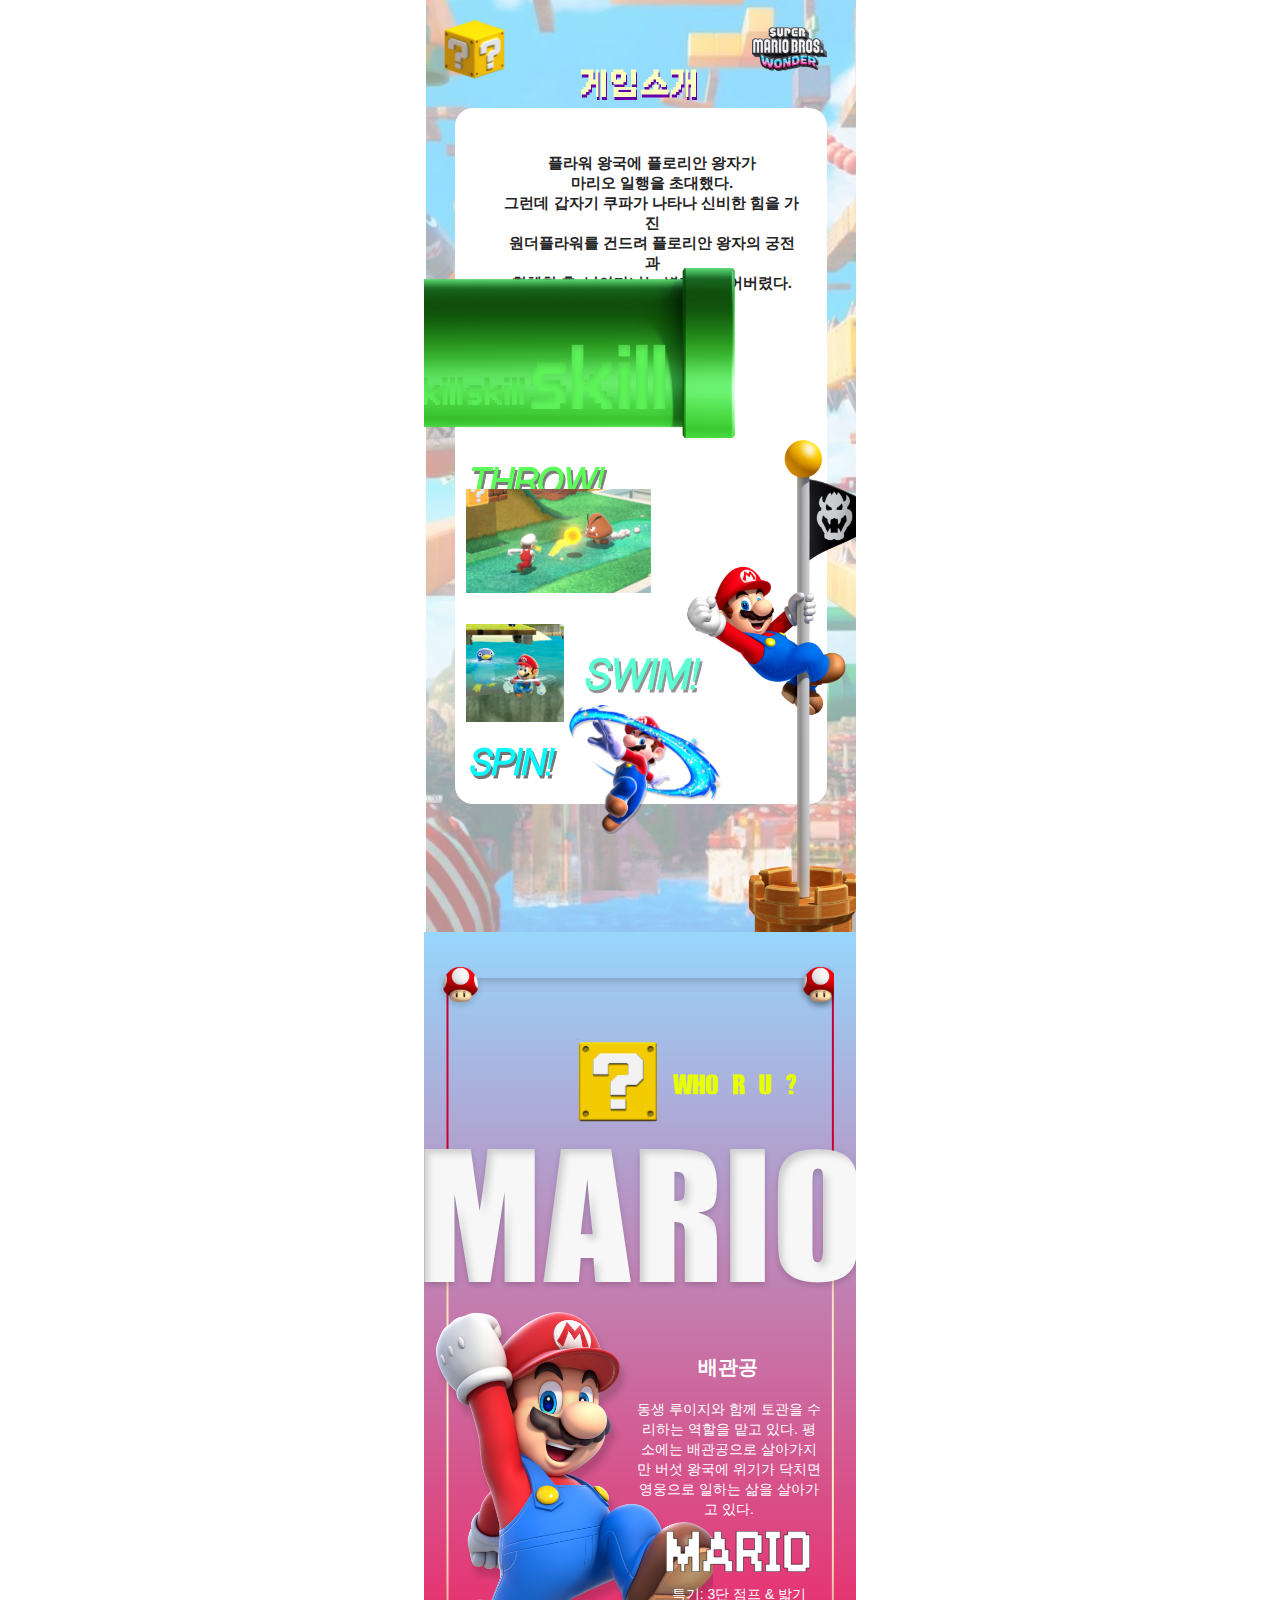
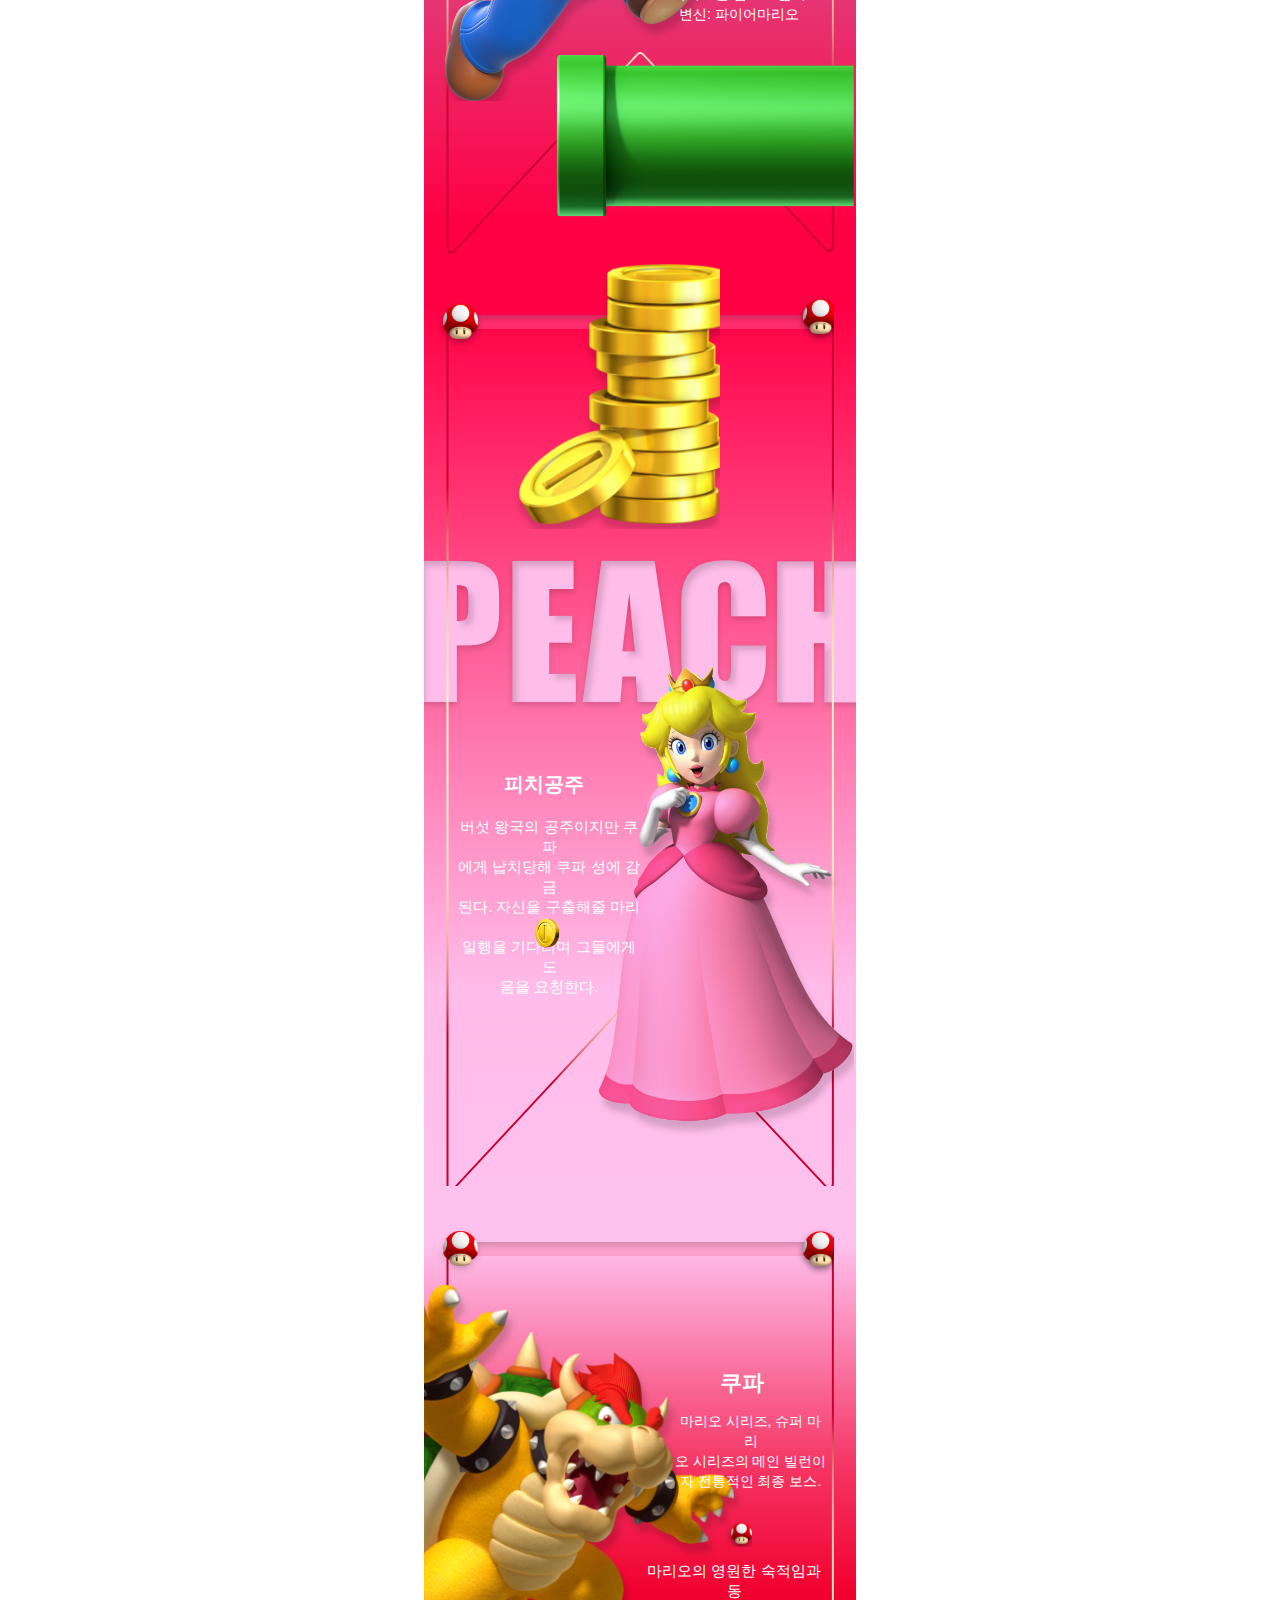
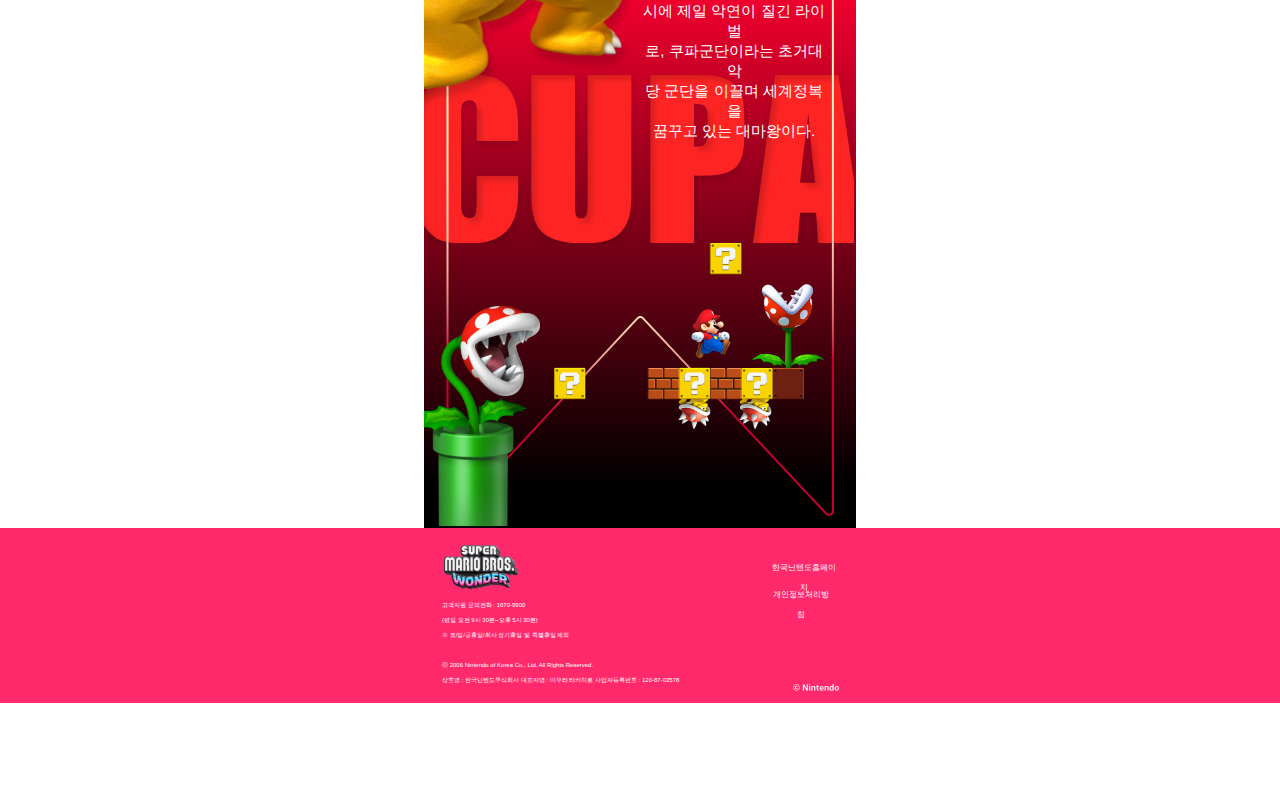
<file: sub.html>
<!DOCTYPE html>
<html lang="ko">
<head>
    <meta charset="UTF-8">
    <meta name="viewport" content="width=device-width, initial-scale=1.0">
    <title>SUPER MARIO BROS. WONDER</title>
    <link rel="stylesheet" href="style.css">
    <link href="https://unpkg.com/aos@2.3.1/dist/aos.css" rel="stylesheet">
</head>
<body>
<div class="b02">
    <div class="b02_guide">
       <div class="b02_txt01">
            플라워 왕국에 플로리안 왕자가<br>마리오 일행을 초대했다.<br>
            그런데 갑자기 쿠파가 나타나 신비한 힘을 가진<br> 원더플라워를 건드려 플로리안 왕자의 궁전과<br> 합체한 후, 날아다니는 병기가 되어버렸다. 
        </div> 
        <div class="b02_img_01"></div>
        <div class="b02_img_02_01"></div>
        <div class="b02_img_02"></div>
        <div class="b02_img_03_01"></div>
        <div class="b02_img_03"></div>
        <div class="b02_img_04_01"></div>
        <div class="b02_img_04"></div>
        
    </div>
</div>
<div class="b03">
    <div class="b03_guide">
    <div class="b03_img_001"></div>    
    <div class="b03_img_01"></div>
    <div class="b03_img_02"></div>
    <div class="b03_img_03"></div>
    <div class="b03_img_04"></div>
    <div class="b03_txt01">
        배관공 
    </div> 
    <div class="b03_txt02">
        동생 루이지와 함께 토관을 수<br>리하는 역할을 맡고 있다. 평<br>소에는 배관공으로 살아가지<br>만 버섯 왕국에 위기가 닥치면<br> 영웅으로 일하는 삶을 살아가<br>고 있다. 
    </div> 
    <div class="b03_txt03">
        특기: 3단 점프 & 밟기 <br> 변신: 파이어마리오 
    </div> 
    <div class="b03_img_04_01"></div>
    <div class="b03_img_05"></div>
    <div class="b03_img_06"></div>
    <div class="b03_img_07"></div>

    </div>
</div>
<div class="b04">
    <div class="b04_guide">
        <div class="b04_img_01"></div>
        <div class="b04_img_02"></div>
        <div class="b04_img_03"></div>
        <div class="b04_img_04"></div>
        <div class="b04_txt01">
            피치공주 </div> 
        <div class="b04_txt02">
            버섯 왕국의 공주이지만 쿠파<br>에게 납치당해 쿠파 성에 감금<br>된다. 자신을 구출해줄 마리오<br> 일행을 기다리며 그들에게 도<br>움을 요청한다. </div> 
        <div class="b04_img_05"></div>

    </div>

</div>
<div class="b05">
    <div class="b05_guide">
        <div class="b05_img_01"></div>
        <div class="b05_img_02"></div>
        <div class="b05_img_03"></div>
        
        <div class="b05_txt01">
            쿠파 
        </div> 
        <div class="b05_txt02">
            마리오 시리즈, 슈퍼 마리<br>오 시리즈의 메인 빌런이<br>자 전통적인 최종 보스.
        </div> 
        <div class="b05_txt03">
            마리오의 영원한 숙적임과 동<br>시에 제일 악연이 질긴 라이벌<br>로, 쿠파군단이라는 초거대 악<br>당 군단을 이끌며 세계정복을<br> 꿈꾸고 있는 대마왕이다. 
        </div> 
        <div class="b05_img_04_01"></div>
        <div class="b05_img_04"></div>    
        <div class="b05_img_05"></div>

    </div>

</div>
<div class="b06">
    <div class="b06_guide">
        <div class="b06_img_01"></div>
        <div class="b06_img_02"></div>
        <div class="b06_img_02_02"></div>
        <div class="b06_img_03"></div>    
        <div class="b06_txt01">
            한국닌텐도홈페이지 
        </div> 
        <div class="b06_txt02">
            개인정보처리방침
        </div> 
        <div class="b06_txt03">
            고객지원 문의전화 : 1670-9900<br>
            (평일 오전 9시 30분~오후 5시 30분)<br>
            ※ 토/일/공휴일/회사 정기휴일 및 특별휴일 제외 
        </div> 
        <div class="b06_txt04">
            ⓒ 2006 Nintendo of Korea Co., Ltd. All Rights Reserved.<br>상호명 : 한국닌텐도주식회사 대표자명 : 미우라 타카히로 사업자등록번호 : 120-87-03578
        </div> 
        
    </div>

</div>
    
</body>
</html>
</file>
<file: style.css>
@import url('https://fonts.googleapis.com/css2?family=Noto+Sans+KR:wght@100..900&display=swap');

*{
    margin: 0;
    padding: 0;
    text-decoration: none;
    list-style-type: none;
}

video{
    position: fixed;
    right: 0;
    bottom: 0;
    min-width: 100%;
    min-height: 100%;
    z-index: 1;
}

.top{
    /* background-color: black;
    opacity: 0.5; */
    position: fixed;
    right: 0;
    bottom: 0;
    min-width: 100%;
    min-height: 100%;
    z-index: 2;
    background: radial-gradient(
        rgba(158, 158, 158, 0.096),
        rgba(0, 0, 0, 0.88)
    );
}

.wrap{
    position: fixed;
    right: 0;
    bottom: 0;
    min-width: 100%;
    min-height: 100%;
    z-index: 3;
}
.logo{
    width: 100%;
    padding-top: 208px;
    text-align: center;
   
}
.subcopy{
    font-family: "Noto Sans KR", sans-serif;
    color: rgb(220, 254, 255);
    font-size: 17px;
    font-weight: 500;
    line-height: 36px;
    letter-spacing: -0.5px;
    text-align: center;
    padding-top: 93px;
}
   
.bt00{
    width: 100%;
    padding-top: 51px;
    text-align: center;
    
}

/* 서브페이지 스타일 */

.b02{
    width: 100%;
    height: 932px;
    background-image: url(img/bg02.png);
    background-position: center;
    background-repeat: no-repeat;
    z-index: 1;
}

.b02_guide{
    width: 432px;
    height: 932px;
    margin: 0 auto;
    position: relative;
}

.b02_txt01{
    width: 300px;
    height: 96px;
    position: relative;
    top: 153px;
    left: 78px;
    color: #242424;
    font-size: 15px;
    font-family: "Nanum Gothic", sans-serif;
    font-weight: 700;
    text-align: center;
    line-height: 20px;
    
}

.b02_img_01{
    width: 337px;
    height: 191px;
    background-image: url(img/bg02_m02.png);
    top: 268px;
    left: 0px;
    position: absolute;
    background-repeat: no-repeat;
}
.b02_img_02_01{
    width: 189px;
    height: 47px;
    background-image: url(img/THROW!.png);
    top: 461px;
    left: 15px;
    position: absolute;
    background-repeat: no-repeat;
}
.b02_img_02{
    width: 342px;
    height: 172px;
    background-image: url(img/THROW!_m.png);
    top: 489px;
    left: 42px;
    position: absolute;
    background-repeat: no-repeat;
    z-index: 2;
}

.b02_img_03_01{
    width: 172px;
    height: 54px;
    background-image: url(img/SWIM!.png);
    top: 651px;
    left: 129px;
    position: absolute;
    background-repeat: no-repeat;
}
.b02_img_03{
    width: 342px;
    height: 172px;
    background-image: url(img/SWIM!_m.png);
    top: 624px;
    left: 42px;
    position: absolute;
    background-repeat: no-repeat;
}
.b02_img_04_01{
    width: 140px;
    height: 47px;
    background-image: url(img/SPIN!.png);
    top: 742px;
    left: 15px;
    position: absolute;
    background-repeat: no-repeat;
}

.b02_img_04{
    width: 342px;
    height: 172px;
    background-image: url(img/SPIN!_m.png);
    top: 705px;
    left: 131px;
    position: absolute;
    background-repeat: no-repeat;
}

.b03{
    width: 100%;
    height: 932px;
    background-image: url(img/bg03.png);
    background-position: center;
    background-repeat: no-repeat;
    z-index: 1;
}

.b03_guide{
    width: 432px;
    height: 932px;
    margin: 0 auto;
    position: relative;
}
.b03_img_001{
    width: 432px;
    height: 183px;
    background-image: url(img/MARIO.png);
    top: 181px;
    left: 0px;
    position: absolute;
    background-repeat: no-repeat;
    z-index: 2;
}
.b03_img_01{
    width: 400px;
    height: 893px;
    background-image: url(img/bg03_m01.png);
    top: 29px;
    left: 10px;
    position: absolute;
    background-repeat: no-repeat;
}.b03_img_02{
    width: 90.32px;
    height: 90.32px;
    background-image: url(img/bg03_m02.png);
    top: 101.8px;
    left: 148px;
    position: absolute;
    background-repeat: no-repeat;
}
.b03_img_03{
    width: 125px;
    height: 21px;
    background-image: url(img/bg03_m03.png);
    top: 142px;
    left: 249px;
    position: absolute;
    background-repeat: no-repeat;
}
.b03_img_04{
    width: 282px;
    height: 389px;
    background-image: url(img/bg03_m04.png);
    top: 380px;
    left: 7px;
    position: absolute;
    background-repeat: no-repeat;
    
}
.b03_txt01{
    width: 178px;
    height: 22px;
    position: relative;
    top: 425px;
    left: 215px;
    color: #ffffff;
    font-size: 20px;
    font-family: "Nanum Gothic", sans-serif;
    font-weight: 700;
    text-align: center;
    line-height: 20px;
}
.b03_txt02{
    width: 188px;
    height: 140px;
    position: relative;
    top: 445px;
    left: 211px;
    color: #ffffff;
    font-size: 14px;
    font-family: "Nanum Gothic", sans-serif;
    font-weight: 450;
    text-align: center;
    line-height: 20px;
}
.b03_txt03{
    width: 150px;
    height: 60px;
    position: relative;
    top: 490px;
    left: 240px;
    color: #ffffff;
    font-size: 14px;
    font-family: "Nanum Gothic", sans-serif;
    font-weight: 450;
    text-align: center;
    line-height: 20px;
}
.b03_img_04_01{
    width: 145px;
    height: 42px;
    background-image: url(img/mario2.png);
    top: 599px;
    left: 242px;
    position: absolute;
    background-repeat: no-repeat;
}
.b03_img_05{
    width: 349px;
    height: 211px;
    background-image: url(img/bg03_m05.png);
    top: 710px;
    left: 81px;
    position: absolute;
    background-repeat: no-repeat;
}
.b04{
    width: 100%;
    height: 932px;
    background-image: url(img/bg04.png);
    background-position: center;
    background-repeat: no-repeat;
    z-index: 1;
}

.b04_guide{
    width: 432px;
    height: 932px;
    margin: 0 auto;
    position: relative;
}
.b04_img_01{
    width: 432px;
    height: 183px;
    background-image: url(img/peach.png);
    top: 270px;
    left: 0px;
    position: absolute;
    background-repeat: no-repeat;
   
}
.b04_img_02{
        width: 400px;
        height: 893px;
        background-image: url(img/bg04_m01.png);
        top: 29px;
        left: 10px;
        position: absolute;
        background-repeat: no-repeat;
}
.b04_img_03{
    width: 210px;
    height: 265px;
    background-image: url(img/bg04_m02.png);
    top: 0px;
    left: 86px;
    position: absolute;
    background-repeat: no-repeat;
}

.b04_img_04{
    width: 284px;
    height: 555px;
    background-image: url(img/bg04_m03.png);
    top: 368px;
    left: 148px;
    position: absolute;
    background-repeat: no-repeat;
   
}
.b04_txt01{
    width: 179px;
    height: 25px;
    position: relative;
    top: 510px;
    left: 30px;
    color: #ffffff;
    font-size: 20px;
    font-family: "Nanum Gothic", sans-serif;
    font-weight: 700;
    text-align: center;
    line-height: 20px;
    
}
.b04_txt02{
    width: 190px;
    height: 120px;
    position: relative;
    top: 528px;
    left: 30px;
    color: #ffffff;
    font-size: 15px;
    font-family: "Nanum Gothic", sans-serif;
    font-weight: 450;
    text-align: center;
    line-height: 20px;
    
}
.b04_img_05{
    width: 33px;
    height: 33px;
    background-image: url(img/bg04_m04.png);
    top: 653px;
    left: 106.5px;
    position: absolute;
    background-repeat: no-repeat;
   
}
.b05{
    width: 100%;
    height: 932px;
    background-image: url(img/bg05.png);
    background-position: center;
    background-repeat: no-repeat;
    z-index: 1;
}

.b05_guide{
    width: 432px;
    height: 932px;
    margin: 0 auto;
    position: relative;
}
.b05_img_01{
    width: 432px;
    height: 183px;
    background-image: url(img/CUPA.png);
    top: 471px;
    left: 0px;
    position: absolute;
    background-repeat: no-repeat;
    
}
.b05_img_02{
        width: 400px;
        height: 893px;
        background-image: url(img/bg05_m01.png);
        top: 29px;
        left: 10px;
        position: absolute;
        background-repeat: no-repeat;
}
.b05_img_03{
    width: 343px;
    height: 438px;
    background-image: url(img/bg05_m02.png);
    top: 80px;
    left: 0px;
    position: absolute;
    background-repeat: no-repeat;
}


.b05_txt01{
    width: 179px;
    height: 25px;
    position: relative;
    top: 177px;
    left: 228px;
    color: #ffffff;
    font-size: 22px;
    font-family: "Nanum Gothic", sans-serif;
    font-weight: 700;
    text-align: center;
    line-height: 20px;
    
}
.b05_txt02{
    width: 153px;
    height: 100px;
    position: relative;
    top: 190px;
    left: 250px;
    color: #ffffff;
    font-size: 14px;
    font-family: "Nanum Gothic", sans-serif;
    font-weight: 450;
    text-align: center;
    line-height: 20px;
    
}
.b05_txt03{
    width: 190px;
    height: 145px;
    position: relative;
    top: 240px;
    left: 215px;
    color: #ffffff;
    font-size: 15px;
    font-family: "Nanum Gothic", sans-serif;
    font-weight: 450;
    text-align: center;
    line-height: 20px;
    
}
.b05_img_04_01{
    width: 30px;
    height: 30px;
    background-image: url(img/pngwing.com\ \(6\).png);
    top: 321px;
    left: 298px;
    position: absolute;
    background-repeat: no-repeat;
   
}
.b05_img_04{
    width: 284px;
    height: 555px;
    background-image: url(img/bg05_m03.png);
    top: 654px;
    left: 0px;
    position: absolute;
    background-repeat: no-repeat;
   
}
.b05_img_05{
    width: 270px;
    height: 186px;
    background-image: url(img/bg05_m04.png);
    top: 647px;
    left: 130px;
    position: absolute;
    background-repeat: no-repeat;
   
}
.b06{
    width: 100%;
    height: 175px;
    background-color: #FF296B;
    background-position: center;
    background-repeat: no-repeat;
    z-index: 1;
}

.b06_guide{
    width: 432px;
    height: 175px;
    margin: 0 auto;
    position: relative;
}
.b06_img_01{
    width: 76px;
    height: 46px;
    background-image: url(img/bg06_m01.png); 
    top: 17px;
    left: 20px;
    position: absolute;
    background-repeat: no-repeat;
}
.b06_img_02{
    width: 13px;
    height: 13px;
    background-image: url(img/bg06.png);
    top: 30px;
    left: 335px;
    position: absolute;
    background-repeat: no-repeat;
}
.b06_img_02_02{
    width: 40px;
    height: 40px;
    background-image: url(img/bg06.png);
    top: 47px;
    left: 200px;
    position: absolute;
    background-repeat: no-repeat;
}
.b06_img_03{
    width: 79px;
    height: 38px;
    background-image: url(img/nintendo.png);
    top: 138px;
    left: 353px;
    position: absolute;
    background-repeat: no-repeat;
}
.b06_txt01{
    width: 70px;
    height: 10px;
    position: relative;
    top: 30px;
    left: 345px;
    color: #ffffff;
    font-size: 8px;
    font-family: "Nanum Gothic", sans-serif;
    font-weight: 450;
    text-align: center;
    line-height: 20px;
    
}
.b06_txt02{
    width: 63px;
    height: 10px;
    position: relative;
    top: 47px;
    left: 345px;
    color: #ffffff;
    font-size: 8px;
    font-family: "Nanum Gothic", sans-serif;
    font-weight: 450;
    text-align: center;
    line-height: 20px;
    
}
.b06_txt03{
    width: 263px;
    height: 40px;
    position: relative;
    top: 50px;
    left: 18px;
    color: #ffffff;
    font-size: 6px;
    font-family: "Nanum Gothic", sans-serif;
    font-weight: 450;
    line-height: 15px;
    
}
.b06_txt04{
    width: 300px;
    height: 30px;
    position: relative;
    top: 70px;
    left: 18px;
    color: #ffffff;
    font-size: 6px;
    font-family: "Nanum Gothic", sans-serif;
    font-weight: 450;
    line-height: 15px;
    
}
</file>
